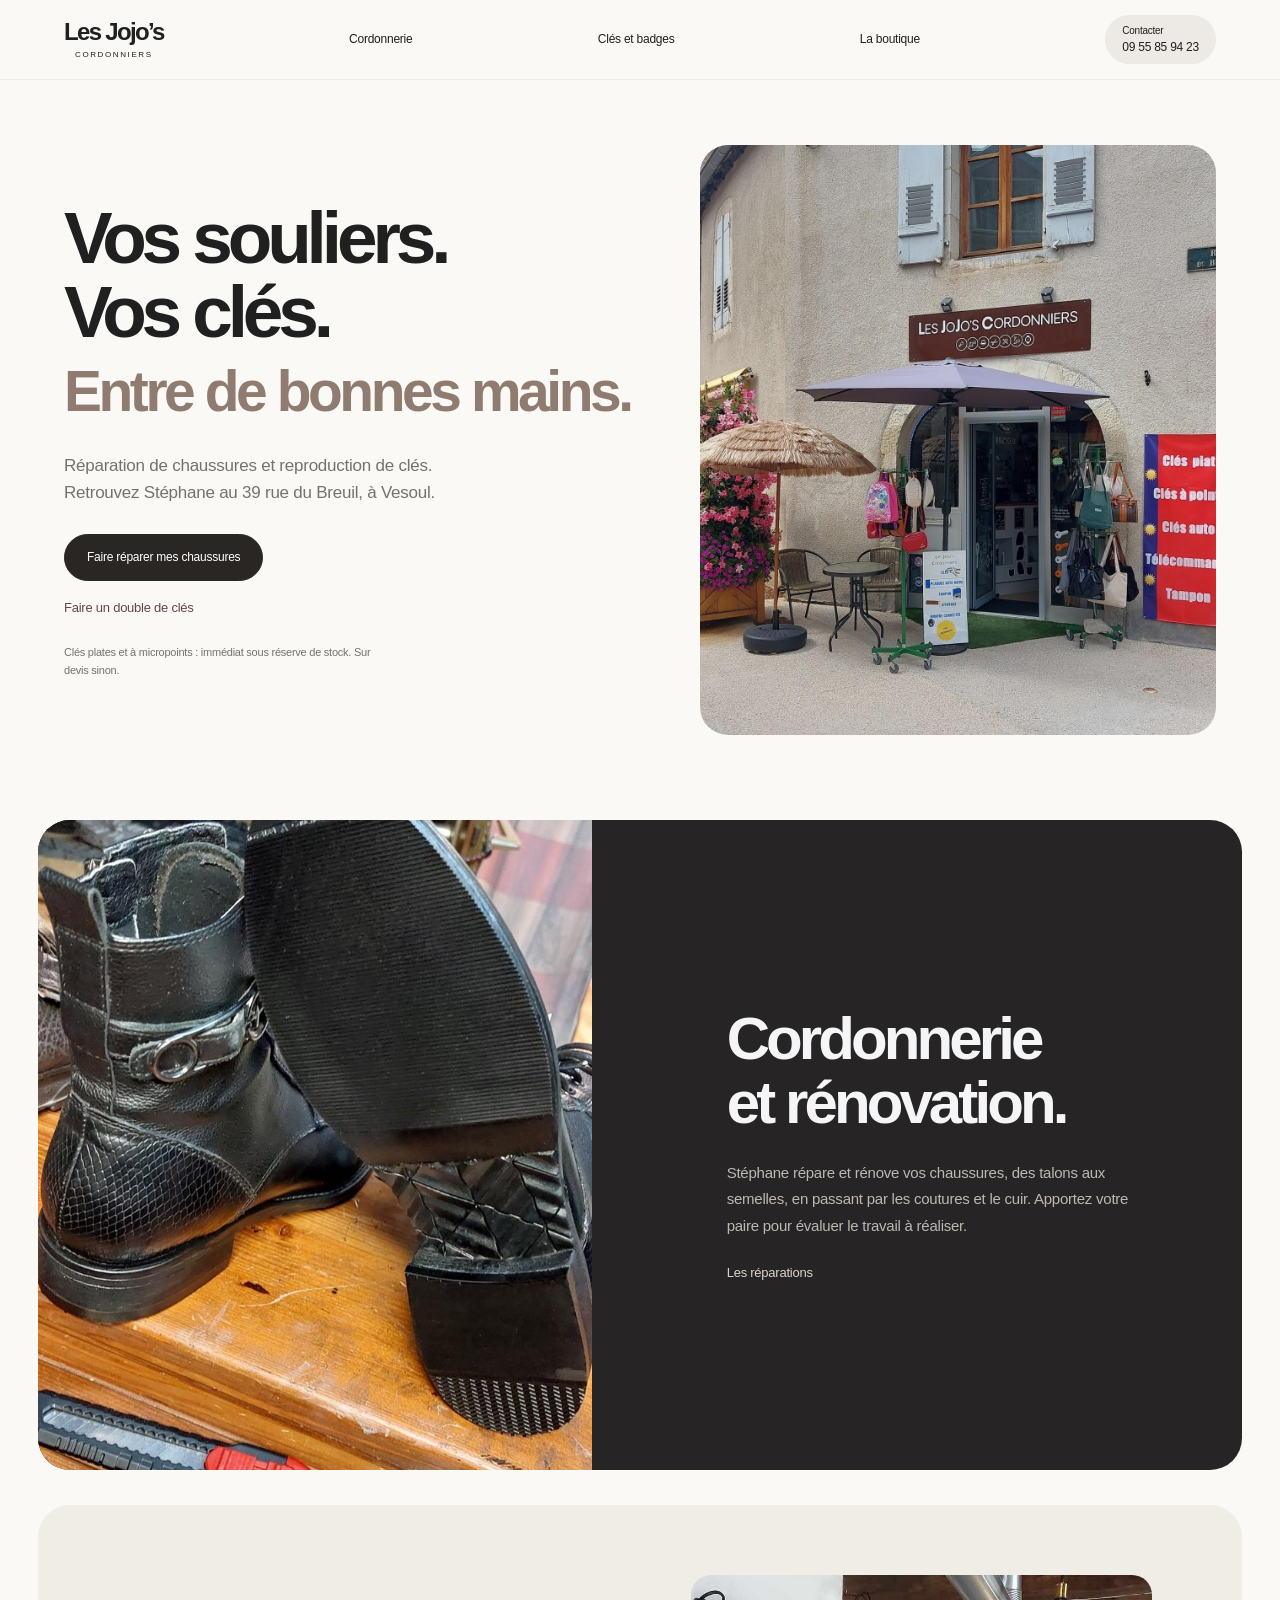
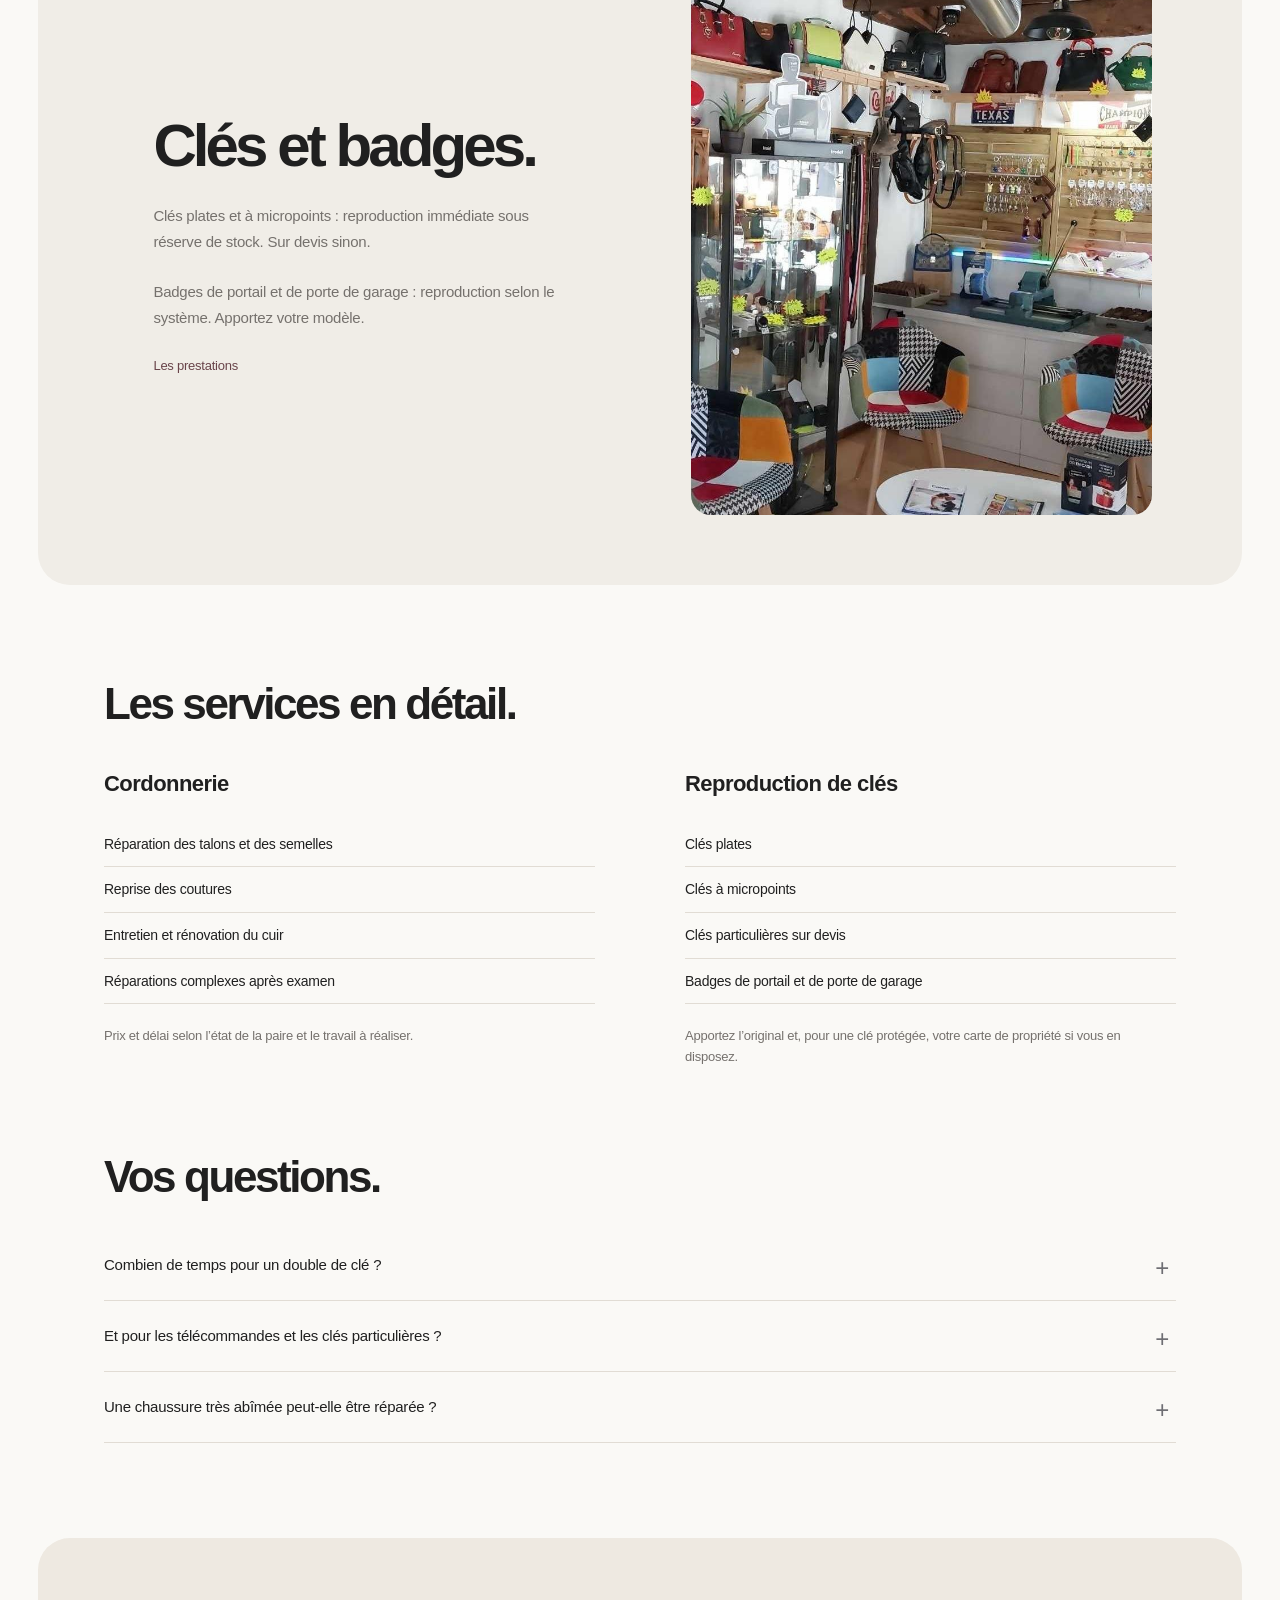
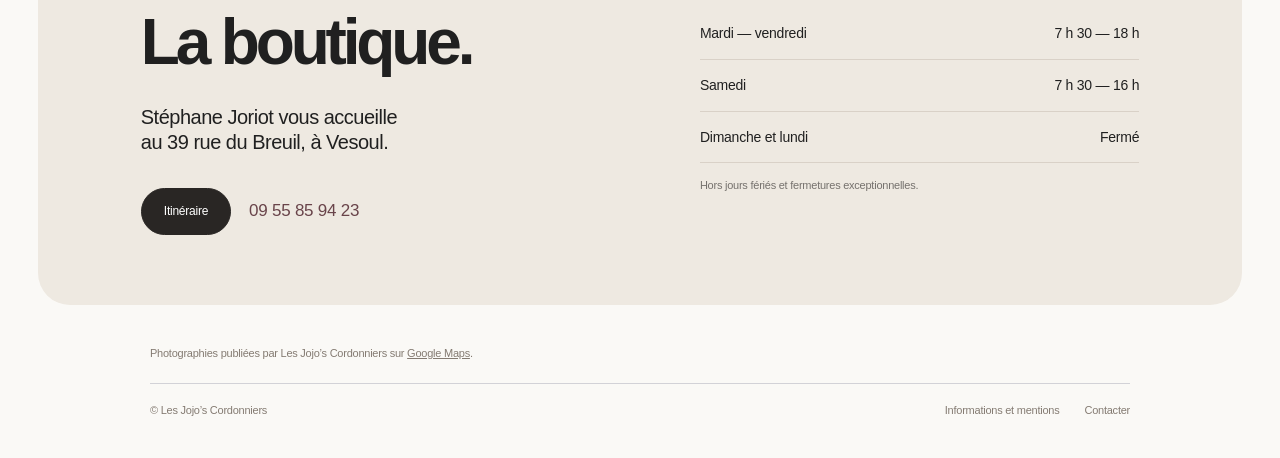
<file: jojos-cordonniers/index.html>
<!doctype html>
<html lang="fr">
<head>
<meta charset="utf-8"><meta name="viewport" content="width=device-width, initial-scale=1">
<title>Les Jojo’s Cordonniers — Cordonnerie & clés à Vesoul</title>
<meta name="description" content="À Vesoul, Stéphane rénove vos souliers et reproduit vos clés plates, à micropoints et badges. 39 rue du Breuil. Du mardi au samedi. 09 55 85 94 23.">
<meta name="theme-color" content="#572b31"><meta property="og:title" content="Les Jojo’s Cordonniers · Vesoul"><meta property="og:description" content="Le soin des souliers. La précision des clés. Retrouvez Stéphane au 39 rue du Breuil."><meta property="og:type" content="website">
<link rel="stylesheet" href="style.css"><link rel="icon" href="favicon.svg" type="image/svg+xml">
<script type="application/ld+json">{"@context":"https://schema.org","@type":"LocalBusiness","name":"Les Jojo’s Cordonniers","telephone":"+33955859423","address":{"@type":"PostalAddress","streetAddress":"39 rue du Breuil","postalCode":"70000","addressLocality":"Vesoul","addressCountry":"FR"},"openingHoursSpecification":[{"@type":"OpeningHoursSpecification","dayOfWeek":["Tuesday","Wednesday","Thursday","Friday"],"opens":"07:30","closes":"18:00"},{"@type":"OpeningHoursSpecification","dayOfWeek":"Saturday","opens":"07:30","closes":"16:00"}],"hasMap":"https://maps.app.goo.gl/Tu4e4Hocsy4K4WcW7"}</script>
</head>
<body>
<a class="skip" href="#contenu">Aller au contenu</a>
<header><nav aria-label="Navigation principale"><a class="brand" href="#">Les Jojo’s<span>CORDONNIERS</span></a><a href="#cordonnerie">Cordonnerie</a><a href="#cles">Clés et badges</a><a href="#venir">La boutique</a><a class="nav-call" href="tel:+33955859423">Contacter<span>09 55 85 94 23</span></a></nav></header>
<main id="contenu">
<section class="hero"><div class="hero-copy"><h1>Vos souliers.<br>Vos clés.<br><span>Entre de bonnes mains.</span></h1><p class="intro">Réparation de chaussures et reproduction de clés.<br>Retrouvez Stéphane au 39 rue du Breuil, à Vesoul.</p><div class="actions"><a class="button" href="#cordonnerie">Faire réparer mes chaussures</a><a class="link" href="#cles">Faire un double de clés</a></div><p class="key-note">Clés plates et à micropoints : immédiat sous réserve de stock. Sur devis sinon.</p></div><img src="assets/facade.jpg" alt="La boutique Les Jojo’s Cordonniers au 39 rue du Breuil à Vesoul" width="1080" height="1350" fetchpriority="high"></section>
<section class="product dark" id="cordonnerie"><div class="product-copy"><h2>Cordonnerie<br>et rénovation.</h2><p class="description">Stéphane répare et rénove vos chaussures, des talons aux semelles, en passant par les coutures et le cuir. Apportez votre paire pour évaluer le travail à réaliser.</p><a class="link" href="#services">Les réparations <span aria-hidden="true">›</span></a></div><img src="assets/reparation.jpg" alt="Une chaussure et sa semelle à l’établi de la cordonnerie" width="720" height="1600" loading="lazy"></section>
<section class="product keys" id="cles"><div class="product-copy"><h2>Clés et badges.</h2><p class="description">Clés plates et à micropoints : reproduction immédiate sous réserve de stock. Sur devis sinon.</p><p class="description">Badges de portail et de porte de garage : reproduction selon le système. Apportez votre modèle.</p><a class="link" href="#services">Les prestations <span aria-hidden="true">›</span></a></div><img src="assets/interieur.jpg" alt="Le comptoir et les présentoirs de clés des Jojo’s Cordonniers" width="952" height="952" loading="lazy"></section>
<section class="services" id="services"><h2>Les services en détail.</h2><div class="service-columns"><article><h3>Cordonnerie</h3><ul><li>Réparation des talons et des semelles</li><li>Reprise des coutures</li><li>Entretien et rénovation du cuir</li><li>Réparations complexes après examen</li></ul><p>Prix et délai selon l’état de la paire et le travail à réaliser.</p></article><article><h3>Reproduction de clés</h3><ul><li>Clés plates</li><li>Clés à micropoints</li><li>Clés particulières sur devis</li><li>Badges de portail et de porte de garage</li></ul><p>Apportez l’original et, pour une clé protégée, votre carte de propriété si vous en disposez.</p></article></div></section>
<section class="faq"><h2>Vos questions.</h2><details><summary>Combien de temps pour un double de clé ?</summary><p>Les clés plates et à micropoints sont reproduites immédiatement, sous réserve de stock. Sur devis sinon.</p></details><details><summary>Et pour les télécommandes et les clés particulières ?</summary><p>Présentez votre modèle en boutique pour vérifier les possibilités, la compatibilité et le devis.</p></details><details><summary>Une chaussure très abîmée peut-elle être réparée ?</summary><p>Stéphane prend en charge les réparations complexes. Apportez la paire complète : la faisabilité, le prix et le délai dépendent de son état et de sa construction.</p></details></section>
<section class="contact" id="venir"><h2>La boutique.</h2><p class="subtitle">Stéphane Joriot vous accueille<br>au 39 rue du Breuil, à Vesoul.</p><div class="hours"><p><span>Mardi — vendredi</span><span>7 h 30 — 18 h</span></p><p><span>Samedi</span><span>7 h 30 — 16 h</span></p><p><span>Dimanche et lundi</span><span>Fermé</span></p></div><p class="note">Hors jours fériés et fermetures exceptionnelles.</p><div class="actions"><a class="button" href="https://www.google.com/maps/dir/?api=1&destination=Les+Jojo%27s+Cordonniers+39+rue+du+Breuil+Vesoul&destination_place_id=ChIJWffBiIzzkkcRKk2v1jw088g" target="_blank" rel="noopener noreferrer">Itinéraire</a><a class="link" href="tel:+33955859423">09 55 85 94 23 <span aria-hidden="true">›</span></a></div></section>
</main><footer><p>Photographies publiées par Les Jojo’s Cordonniers sur <a href="https://maps.app.goo.gl/Tu4e4Hocsy4K4WcW7" target="_blank" rel="noopener noreferrer">Google Maps</a>.</p><div><span>© Les Jojo’s Cordonniers</span><a href="mentions-legales.html">Informations et mentions</a><a href="tel:+33955859423">Contacter</a></div></footer><script src="site.js" defer></script></body></html>
</file>
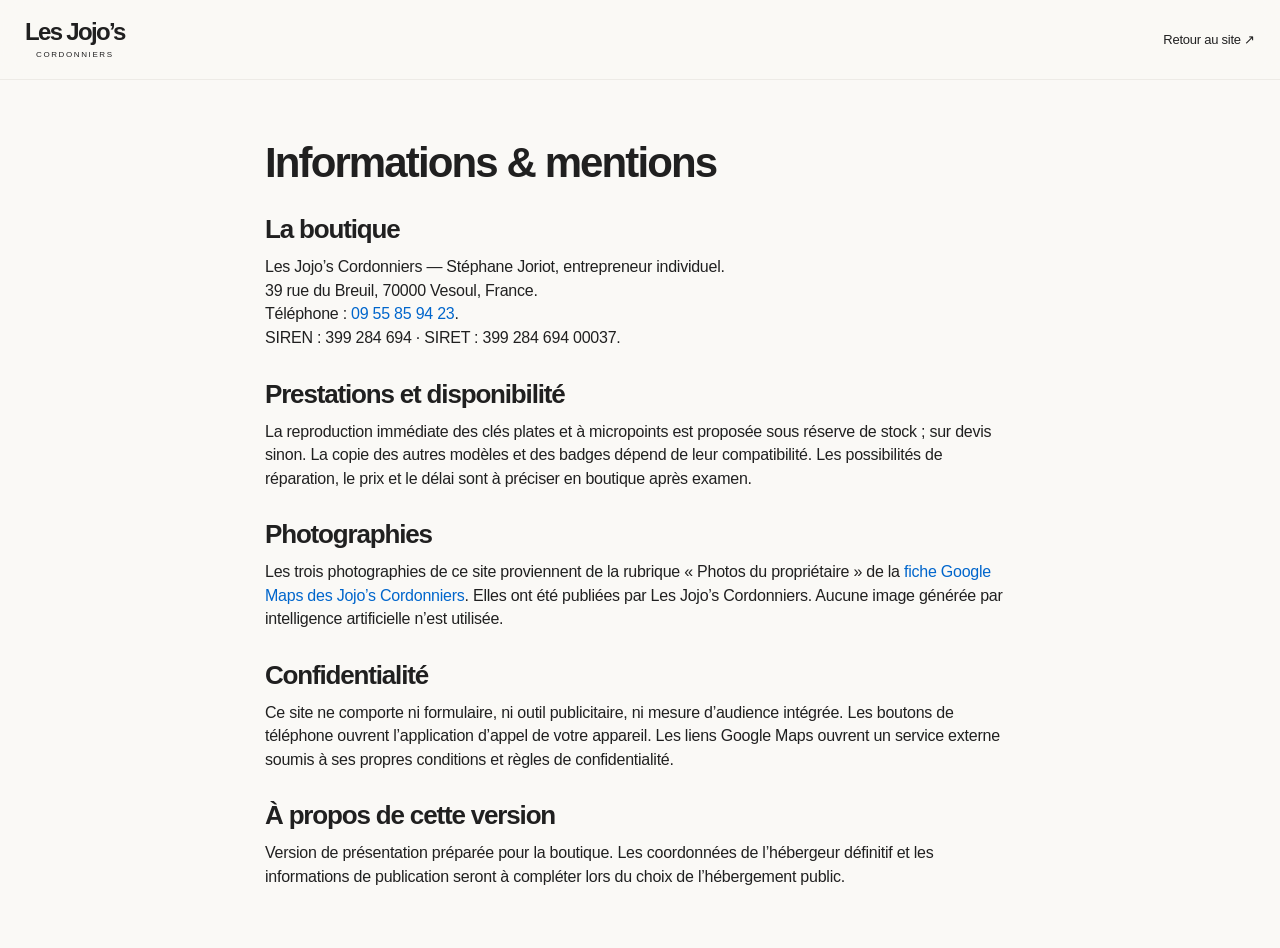
<file: jojos-cordonniers/mentions-legales.html>
<!doctype html><html lang="fr"><head><meta charset="utf-8"><meta name="viewport" content="width=device-width, initial-scale=1"><meta name="robots" content="noindex"><title>Informations & mentions — Les Jojo’s Cordonniers</title><link rel="stylesheet" href="style.css"><link rel="icon" href="favicon.svg"></head><body><header><a class="brand" href="index.html"><strong>Les Jojo’s<span>CORDONNIERS</span></strong></a><a href="index.html">Retour au site ↗</a></header><main class="legal"><h1>Informations & mentions</h1><h2>La boutique</h2><p>Les Jojo’s Cordonniers — Stéphane Joriot, entrepreneur individuel.<br>39 rue du Breuil, 70000 Vesoul, France.<br>Téléphone : <a href="tel:+33955859423">09 55 85 94 23</a>.<br>SIREN : 399 284 694 · SIRET : 399 284 694 00037.</p><h2>Prestations et disponibilité</h2><p>La reproduction immédiate des clés plates et à micropoints est proposée sous réserve de stock ; sur devis sinon. La copie des autres modèles et des badges dépend de leur compatibilité. Les possibilités de réparation, le prix et le délai sont à préciser en boutique après examen.</p><h2>Photographies</h2><p>Les trois photographies de ce site proviennent de la rubrique « Photos du propriétaire » de la <a href="https://maps.app.goo.gl/Tu4e4Hocsy4K4WcW7" target="_blank" rel="noopener noreferrer">fiche Google Maps des Jojo’s Cordonniers</a>. Elles ont été publiées par Les Jojo’s Cordonniers. Aucune image générée par intelligence artificielle n’est utilisée.</p><h2>Confidentialité</h2><p>Ce site ne comporte ni formulaire, ni outil publicitaire, ni mesure d’audience intégrée. Les boutons de téléphone ouvrent l’application d’appel de votre appareil. Les liens Google Maps ouvrent un service externe soumis à ses propres conditions et règles de confidentialité.</p><h2>À propos de cette version</h2><p>Version de présentation préparée pour la boutique. Les coordonnées de l’hébergeur définitif et les informations de publication seront à compléter lors du choix de l’hébergement public.</p></main></body></html>
</file>
<file: jojos-cordonniers/style.css>
:root{color-scheme:light;--ink:#1d1d1f;--muted:#6e6e73;--blue:#0071e3;--gray:#f5f5f7}*{box-sizing:border-box}html{scroll-behavior:smooth;scroll-padding-top:65px}body{margin:0;color:var(--ink);background:white;font-family:-apple-system,BlinkMacSystemFont,'Helvetica Neue',Arial,sans-serif;-webkit-font-smoothing:antialiased;line-height:1.47;letter-spacing:-.015em}a{color:inherit;text-decoration:none}a:focus-visible,summary:focus-visible{outline:3px solid #0071e3;outline-offset:5px}h1,h2,h3,p{margin:0}h1,h2{font-weight:600;letter-spacing:-.045em;line-height:1.08}h1{font-size:60px}h2{font-size:52px}h3{font-size:24px;font-weight:600;letter-spacing:-.025em}header{position:sticky;top:0;z-index:10;height:48px;background:#fafafcd9;backdrop-filter:saturate(180%) blur(20px);-webkit-backdrop-filter:saturate(180%) blur(20px)}nav{height:100%;max-width:1000px;margin:auto;padding:0 22px;display:flex;align-items:center;justify-content:space-between;gap:24px;font-size:12px}nav a:hover{color:#000}.brand{font-size:17px;font-weight:600;letter-spacing:-.045em}.hero{text-align:center;background:var(--gray);padding:60px 24px 0;overflow:hidden}.subtitle{font-size:27px;line-height:1.25;letter-spacing:-.025em;margin-top:12px}.actions{display:flex;align-items:center;justify-content:center;gap:18px;margin-top:25px}.button{display:inline-flex;align-items:center;justify-content:center;border:1px solid var(--blue);background:var(--blue);color:white;border-radius:24px;padding:11px 22px;font-size:14px;line-height:1.4;transition:background .2s}.button:hover{background:#0077ed}.button.outline{background:transparent;color:var(--blue)}.button.outline:hover{background:var(--blue);color:white}.hero>img{display:block;width:min(100%,1100px);height:460px;object-fit:cover;object-position:50% 58%;margin:38px auto 0}.product{display:grid;grid-template-columns:1fr 1fr;align-items:center;gap:6%;padding:64px max(6%,calc((100vw - 1200px)/2));margin-top:12px;min-height:650px;overflow:hidden}.product-copy{text-align:center;max-width:500px;justify-self:center}.description{font-size:17px;color:var(--muted);line-height:1.55;max-width:405px;margin:24px auto 0}.product .link{display:inline-block;margin-top:24px}.link{color:#0066cc;font-size:17px;white-space:nowrap}.link:hover{text-decoration:underline}.link span{margin-left:5px;font-size:22px;vertical-align:-1px}.product>img{display:block;width:100%;height:530px;object-fit:cover}.dark{background:#000;color:#f5f5f7}.dark .description{color:#a1a1a6}.dark .link{color:#2997ff}.dark>img{object-position:50% 42%;max-width:430px;justify-self:center}.keys{background:var(--gray)}.keys>img{max-width:530px;justify-self:center}.services,.faq{max-width:1030px;margin:auto;padding:105px 25px}.services h2,.faq h2{font-size:40px}.service-columns{display:grid;grid-template-columns:1fr 1fr;gap:100px;margin-top:50px}.service-columns ul{list-style:none;padding:0;margin:22px 0}.service-columns li{font-size:16px;padding:12px 0;border-bottom:1px solid #d2d2d7}.service-columns article>p{font-size:14px;color:var(--muted);line-height:1.6}.faq{padding-top:0;padding-bottom:95px}.faq h2{margin-bottom:30px}details{border-bottom:1px solid #d2d2d7}summary{list-style:none;cursor:pointer;position:relative;padding:24px 40px 24px 0;font-size:18px;font-weight:500}summary::-webkit-details-marker{display:none}summary:after{content:'+';position:absolute;right:7px;top:20px;color:#6e6e73;font-size:24px;font-weight:300}details[open] summary:after{content:'−'}details p{padding:0 40px 25px 0;color:var(--muted);font-size:16px;max-width:800px}.contact{text-align:center;background:var(--gray);padding:80px 24px 90px}.contact .subtitle{font-size:24px}.hours{max-width:380px;margin:35px auto 0;text-align:left}.hours p{display:flex;justify-content:space-between;gap:20px;font-size:15px;padding:11px 0}.note{font-size:12px;color:var(--muted);margin-top:14px}footer{background:var(--gray);padding:25px max(25px,calc((100vw - 980px)/2));color:var(--muted);font-size:11px}footer>p{padding-bottom:20px;border-bottom:1px solid #d2d2d7;line-height:1.6}footer>p a{text-decoration:underline}footer>div{display:flex;gap:25px;padding-top:18px;flex-wrap:wrap}footer>div span{margin-right:auto}.skip{position:absolute;top:-100px;left:20px;z-index:30;background:white;padding:14px}.skip:focus{top:5px}.legal{max-width:800px;margin:60px auto;padding:0 25px}.legal h1{font-size:42px;margin-bottom:30px}.legal h2{font-size:26px;margin:30px 0 12px}.legal p{margin-bottom:15px}.legal a{color:#0066cc}.legal~footer{margin-top:50px}body>header:not(:has(nav)){display:flex;align-items:center;justify-content:space-between;padding:0 25px;font-size:13px}.reveal{opacity:0;transform:translateY(12px);transition:opacity .65s ease,transform .65s ease}.reveal.visible{opacity:1;transform:none}
@media(min-width:1600px){.hero>img{height:520px}.product{padding-top:80px;padding-bottom:80px}}
@media(max-width:800px){h1{font-size:43px}h2{font-size:40px}.hero{padding-top:45px}.subtitle{font-size:23px}.product{gap:5%;padding:50px 5%;min-height:570px}.product>img{height:470px}.description{font-size:15px}.service-columns{gap:45px}.services,.faq{padding-left:7%;padding-right:7%}}
@media(max-width:760px){html{scroll-padding-top:60px}header{height:50px}nav{padding:0 17px;gap:15px;font-size:10px}.brand{font-size:15px}nav a:nth-child(4){display:none}.hero{padding:38px 16px 0}h1{font-size:39px;max-width:340px;margin:auto;letter-spacing:-.04em}.hero .subtitle{font-size:19px;max-width:280px;margin:13px auto 0;line-height:1.3}.actions{gap:14px;margin-top:22px}.button{font-size:12px;padding:10px 18px}.hero>img{width:calc(100% + 32px);max-width:none;margin:30px -16px 0;height:360px;object-position:50% 56%}.product{grid-template-columns:1fr;gap:30px;padding:45px 22px 0;min-height:0;margin-top:10px}.product h2{font-size:39px}.product .subtitle{font-size:23px}.description{font-size:15px;max-width:330px;margin-top:20px}.product .link{font-size:15px;margin-top:18px}.product>img{height:420px;width:100%;max-width:390px;object-position:50% 40%}.keys>img{height:360px;object-position:center}.services{padding:65px 25px}.services h2,.faq h2{font-size:32px}.service-columns{grid-template-columns:1fr;gap:40px;margin-top:32px}.service-columns h3{font-size:22px}.service-columns ul{margin-top:15px}.service-columns li{font-size:14px}.service-columns article>p{font-size:13px}.faq{padding:0 25px 65px}.faq h2{margin-bottom:15px}summary{font-size:15px;padding-top:22px;padding-bottom:22px}details p{font-size:14px}.contact{padding:55px 25px 60px}.contact h2{font-size:39px}.contact .subtitle{font-size:20px}.hours{margin-top:28px}.hours p{font-size:13px}.note{font-size:10px}.contact .link{font-size:15px}footer{padding:20px 25px;font-size:10px}footer>div{gap:15px}footer>div span{width:100%}.legal h1{font-size:34px}}
@media(prefers-reduced-motion:reduce){html{scroll-behavior:auto}.reveal{opacity:1;transform:none;transition:none}*{transition:none!important}}
/* Retour à la composition chaleureuse, avec contenu réduit. */
:root{--ink:#202020;--muted:#75716d;--blue:#292624;--gray:#f0ede7}body{background:#faf9f6}header{height:80px;background:#faf9f6e8;border-bottom:1px solid #e4e1db99}nav{max-width:1320px;padding:0 5%;font-size:12px;gap:30px}.brand{font-size:24px;letter-spacing:-.07em;line-height:1;text-align:center}.brand span{display:block;font-size:8px;letter-spacing:.2em;margin-top:7px;font-weight:400}.nav-call{background:#ede9e4;border-radius:30px;padding:9px 17px;font-size:10px;line-height:1.3}.nav-call span{display:block;font-size:12px;margin-top:3px}.hero{max-width:1440px;margin:auto;background:none;text-align:left;padding:65px 5% 50px;display:grid;grid-template-columns:1.1fr 1fr;gap:6%;align-items:center}.hero h1{font-size:clamp(52px,5.7vw,82px);font-weight:600;line-height:1.02;letter-spacing:-.07em}.hero h1 span{display:inline-block;font-size:.78em;line-height:1.1;letter-spacing:-.06em;margin-top:10px;color:#8f7b70}.intro{font-size:17px;color:#77716b;line-height:1.6;margin-top:28px;max-width:440px}.hero .actions{align-items:flex-start;flex-direction:column;gap:17px;margin-top:28px}.button{background:#292624;border-color:#292624;font-size:12px;padding:14px 22px;border-radius:30px;transition:transform .2s,background .2s}.button:hover{background:#444;transform:translateY(-2px)}.link{color:#69444a;font-size:13px}.link span{display:none}.hero .key-note{font-size:11px;line-height:1.6;color:#77716b;max-width:310px;margin-top:27px}.hero>img{width:100%;height:590px;margin:0;border-radius:28px;object-position:50% 58%}.product{margin:35px 3% 0;border-radius:32px;padding:70px 7%;min-height:0;gap:10%;grid-template-columns:1fr 1fr}.product-copy{text-align:left;max-width:480px}.product h2{font-size:60px;letter-spacing:-.065em}.description{font-size:15px;line-height:1.75;margin:24px 0 0;max-width:410px}.product>img{height:540px;max-width:none;border-radius:20px}.dark{background:#262424;grid-template-columns:1fr 1fr}.dark>img{grid-column:1;grid-row:1;object-position:50% 42%;height:650px;border-radius:0}.dark .product-copy{grid-column:2;grid-row:1;padding:30px 12% 30px 0}.dark{padding:0;gap:8%;overflow:hidden}.dark .description{color:#bfb8b2}.dark .link{color:#ddd3cb}.keys{background:#f0ede7}.services,.faq{max-width:1200px;padding-left:5%;padding-right:5%}.services{padding-top:95px;padding-bottom:85px}.services h2,.faq h2{font-size:44px;letter-spacing:-.055em}.service-columns{gap:90px;margin-top:40px}.service-columns h3{font-size:22px}.service-columns li{font-size:14px;border-color:#e1dcd4}.service-columns article>p{font-size:13px}.faq summary{font-size:15px;font-weight:500}details{border-color:#e1dcd4}details p{font-size:14px}.contact{margin:0 3%;border-radius:32px;background:#eee9e1;padding:70px 8%;display:grid;grid-template-columns:1fr 1fr;column-gap:12%;text-align:left}.contact h2{grid-column:1;grid-row:1;font-size:64px;letter-spacing:-.065em}.contact .subtitle{grid-column:1;grid-row:2;font-size:20px;margin-top:20px}.hours{grid-column:2;grid-row:1 / span 2;max-width:none;width:100%;margin:0;align-self:center}.hours p{font-size:14px;border-bottom:1px solid #d9d1c7;padding:15px 0}.note{grid-column:2;grid-row:3;font-size:11px;align-self:start}.contact .actions{grid-column:1;grid-row:3;justify-content:flex-start;flex-wrap:wrap}.contact .link{font-size:17px}footer{background:none;padding-top:40px;padding-bottom:40px;color:#847b72}.reveal{transform:translateY(12px)}.reveal.visible{transform:none}
@media(min-width:1600px){.product,.contact{max-width:1400px;margin-left:auto;margin-right:auto}.hero>img{height:620px}}
@media(max-width:1000px){nav{gap:20px}.hero{padding-top:50px;gap:5%}.hero h1{font-size:62px}.hero>img{height:570px}.product h2{font-size:48px}.product{gap:7%}.dark>img{height:600px}.dark .product-copy{padding-right:10%}.contact{column-gap:7%}.contact h2{font-size:54px}}
@media(max-width:760px){header{height:68px}html{scroll-padding-top:78px}nav{padding:0 6%;gap:14px;justify-content:space-between}.brand{font-size:23px}.brand span{font-size:7px}nav>a:nth-child(2),nav>a:nth-child(3),nav>a:nth-child(4){display:none}.nav-call{padding:8px 13px;font-size:9px}.nav-call span{font-size:11px}.hero{padding:40px 6% 30px;grid-template-columns:1fr;gap:30px}.hero h1{font-size:56px;max-width:none;margin:0;letter-spacing:-.07em}.hero h1 span{font-size:.74em;margin-top:10px}.intro{font-size:15px;margin-top:23px}.hero .actions{gap:13px;margin-top:24px}.button{font-size:11px;padding:14px 19px}.hero .key-note{font-size:10px;margin-top:23px;max-width:290px}.hero>img{width:100%;height:420px;max-width:none;margin:0;border-radius:22px}.product{grid-template-columns:1fr;margin:15px 4% 0;padding:40px 7% 0;gap:30px;border-radius:24px}.product h2{font-size:43px}.description{font-size:14px;margin-top:20px}.product .link{font-size:12px;margin-top:20px}.product>img{height:370px;border-radius:16px 16px 0 0;max-width:none}.dark{padding:0;gap:0}.dark>img{grid-row:1;grid-column:1;height:400px;border-radius:0;object-position:50% 42%}.dark .product-copy{grid-column:1;grid-row:2;padding:40px 7%;max-width:none;width:100%}.keys{padding-bottom:0}.services{padding:62px 6%}.services h2,.faq h2{font-size:34px}.service-columns{grid-template-columns:1fr;gap:35px;margin-top:30px}.service-columns h3{font-size:21px}.service-columns li{font-size:13px}.faq{padding:0 6% 62px}.faq summary{font-size:14px}.contact{margin:0 4%;padding:45px 7%;border-radius:24px;display:block}.contact h2{font-size:45px}.contact .subtitle{font-size:18px;margin-top:18px}.hours{margin-top:30px}.hours p{font-size:13px}.note{font-size:10px;margin-top:14px}.contact .actions{margin-top:25px;gap:17px}.contact .link{font-size:15px}footer{padding:30px 6%;font-size:10px}}
</file>
